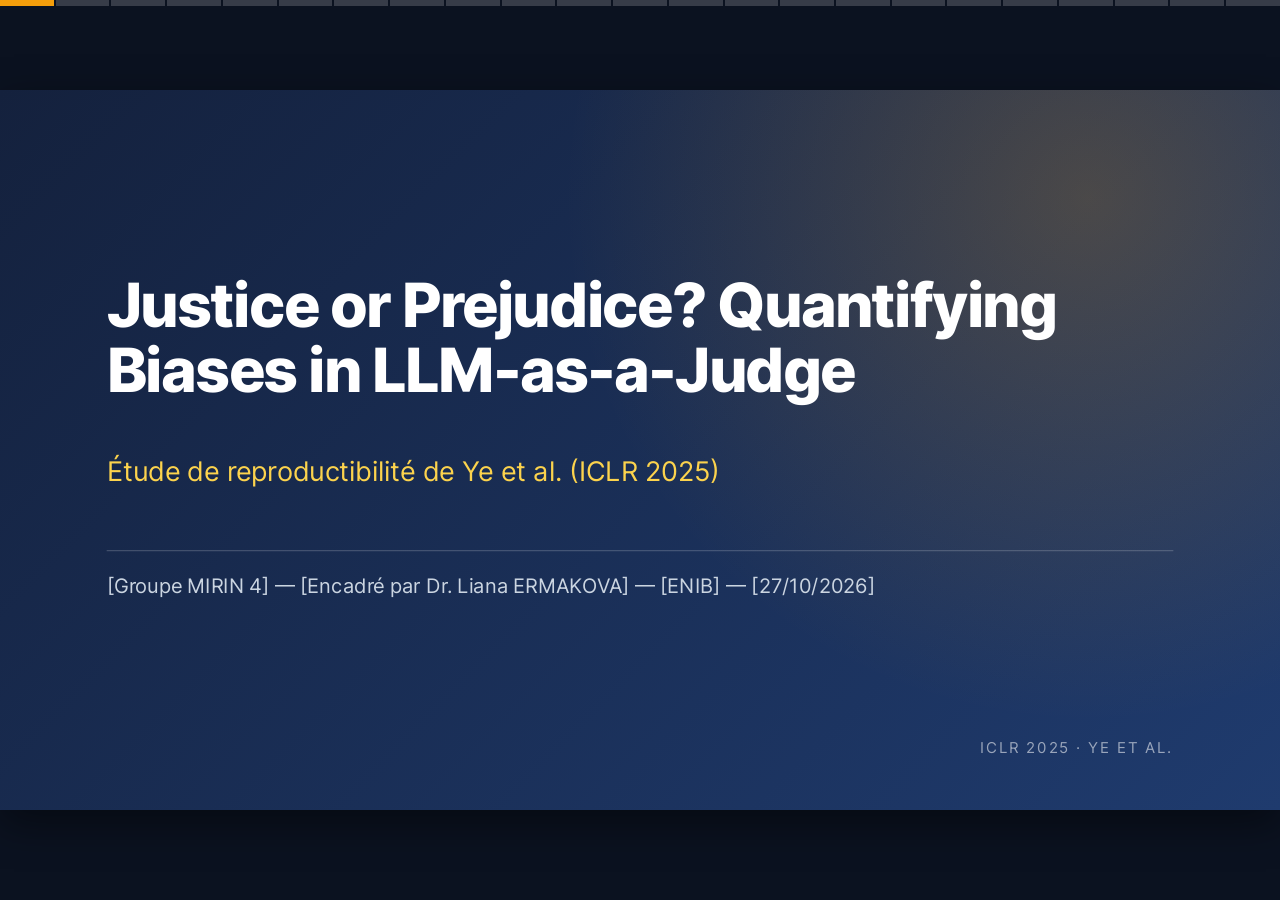
<file: presentation/web/index.html>
<!doctype html>
<html lang="fr">
  <head>
    <meta charset="utf-8">
    <meta name="viewport" content="width=device-width, initial-scale=1">
    <title>Justice or Prejudice? — Reproductibilité</title>
    <link rel="stylesheet" href="css/style.css">
    <script src="vendor/marked.min.js"></script>
    <script src="vendor/mermaid.min.js"></script>
    <script type="module" src="js/main.js"></script>
  </head>
  <body class="audience">
    <div id="progress" aria-label="Progression"></div>
    <main id="viewport">
      <div id="stage"></div>
    </main>
    <div id="controls" aria-label="Commandes">
      <button type="button" data-action="prev" title="Précédente (←)" aria-label="Diapositive précédente">
        <svg viewBox="0 0 24 24"><path d="M15 5l-7 7 7 7"/></svg>
      </button>
      <button type="button" data-action="next" title="Suivante (→)" aria-label="Diapositive suivante">
        <svg viewBox="0 0 24 24"><path d="M9 5l7 7-7 7"/></svg>
      </button>
      <span class="divider"></span>
      <button type="button" data-action="presenter" title="Vue présentateur (P)" aria-label="Ouvrir la vue présentateur">
        <svg viewBox="0 0 24 24"><rect x="3" y="4" width="18" height="12" rx="1.5"/><path d="M8 20h8M12 16v4"/></svg>
      </button>
      <button type="button" data-action="fullscreen" title="Plein écran (F)" aria-label="Plein écran">
        <svg viewBox="0 0 24 24"><path d="M4 9V4h5M20 9V4h-5M4 15v5h5M20 15v5h-5"/></svg>
      </button>
    </div>
    <div id="blackout"></div>
    <div id="status">Chargement de la présentation…</div>
  </body>
</html>
</file>
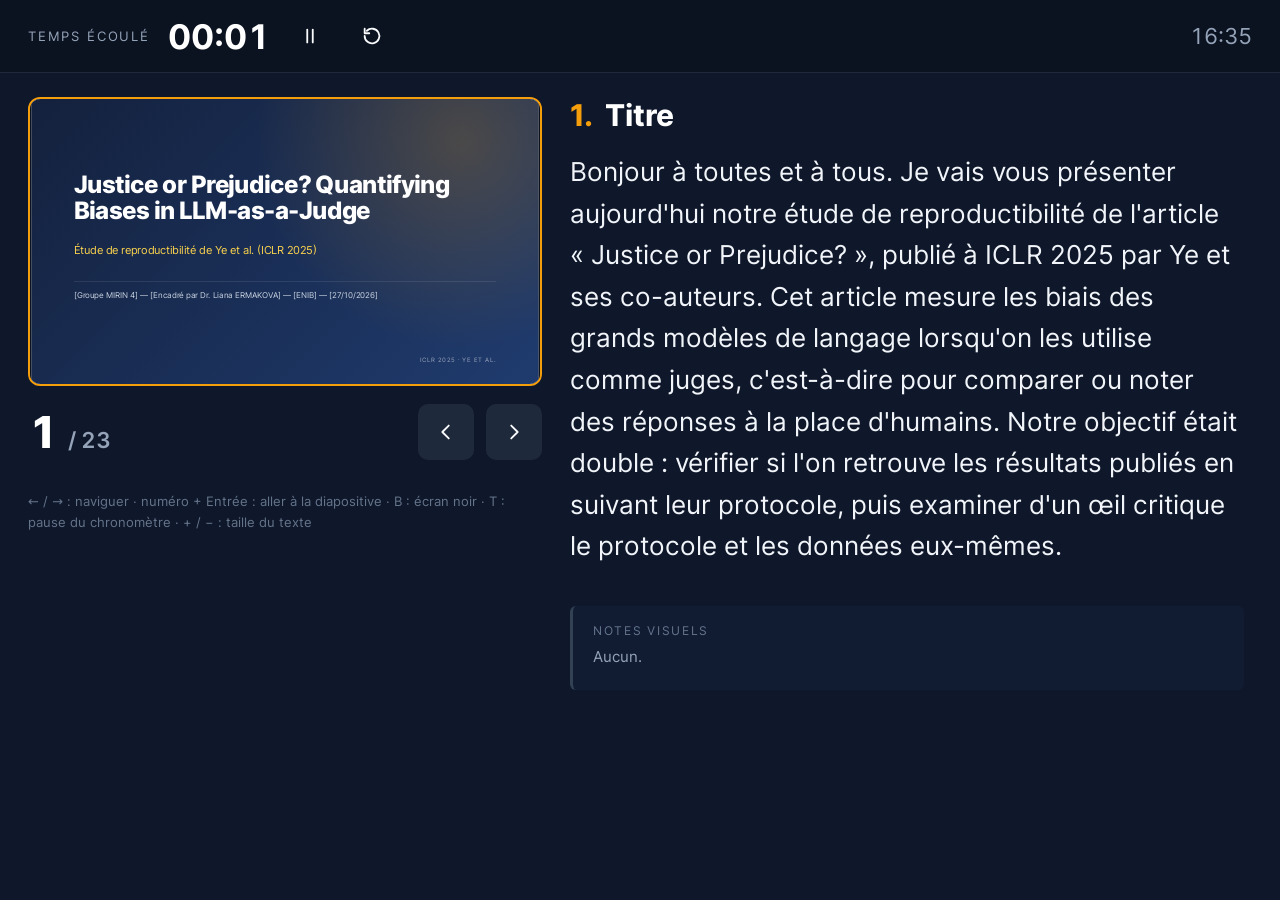
<file: presentation/web/presenter.html>
<!doctype html>
<html lang="fr">
  <head>
    <meta charset="utf-8">
    <meta name="viewport" content="width=device-width, initial-scale=1">
    <title>Vue présentateur</title>
    <link rel="stylesheet" href="css/style.css">
    <script src="vendor/marked.min.js"></script>
    <script type="module" src="js/presenter.js"></script>
  </head>
  <body class="presenter-view">
    <header class="presenter-bar">
      <span class="label">Temps écoulé</span>
      <span class="timer" id="timer">00:00</span>
      <button type="button" class="icon-button" id="timer-toggle" title="Pause / reprise" aria-label="Pause ou reprise du chronomètre">
        <svg viewBox="0 0 24 24"><path d="M9 5v14M15 5v14"/></svg>
      </button>
      <button type="button" class="icon-button" id="timer-reset" title="Remettre à zéro" aria-label="Remettre le chronomètre à zéro">
        <svg viewBox="0 0 24 24"><path d="M4 12a8 8 0 1 0 2.4-5.7M4 4v5h5"/></svg>
      </button>
      <span class="clock" id="clock">--:--</span>
    </header>
    <main class="presenter-main">
      <section class="presenter-left">
        <div class="miniature">
          <iframe id="miniature" title="Diapositive en cours" tabindex="-1"></iframe>
        </div>
        <div class="presenter-nav">
          <span class="counter" id="counter">– <small>/ –</small></span>
          <span class="spacer"></span>
          <button type="button" class="icon-button" id="prev" title="Précédente (←)" aria-label="Diapositive précédente">
            <svg viewBox="0 0 24 24"><path d="M15 5l-7 7 7 7"/></svg>
          </button>
          <button type="button" class="icon-button" id="next" title="Suivante (→)" aria-label="Diapositive suivante">
            <svg viewBox="0 0 24 24"><path d="M9 5l7 7-7 7"/></svg>
          </button>
        </div>
        <p class="presenter-hint">
          ← / → : naviguer · numéro + Entrée : aller à la diapositive · B : écran noir · T : pause du chronomètre ·
          + / − : taille du texte
        </p>
      </section>
      <section class="presenter-right">
        <h1 class="presenter-title" id="title"></h1>
        <div class="speech" id="speech">Chargement…</div>
        <div class="visual-notes" id="notes"></div>
      </section>
    </main>
  </body>
</html>
</file>
<file: presentation/web/css/style.css>
@font-face {
  font-family: "Inter";
  font-style: normal;
  font-display: block;
  font-weight: 100 900;
  src: url("../vendor/fonts/inter-latin-ext-wght-normal.woff2") format("woff2-variations");
  unicode-range: U+0100-02BA, U+02BD-02C5, U+02C7-02CC, U+02CE-02D7, U+02DD-02FF, U+0304, U+0308,
    U+0329, U+1D00-1DBF, U+1E00-1E9F, U+1EF2-1EFF, U+2020, U+20A0-20AB, U+20AD-20C0, U+2113,
    U+2C60-2C7F, U+A720-A7FF;
}

@font-face {
  font-family: "Inter";
  font-style: normal;
  font-display: block;
  font-weight: 100 900;
  src: url("../vendor/fonts/inter-latin-wght-normal.woff2") format("woff2-variations");
  unicode-range: U+0000-00FF, U+0131, U+0152-0153, U+02BB-02BC, U+02C6, U+02DA, U+02DC, U+0304,
    U+0308, U+0329, U+2000-206F, U+20AC, U+2122, U+2191, U+2193, U+2212, U+2215, U+FEFF, U+FFFD;
}

:root {
  --navy: #14213d;
  --navy-2: #1f3b6e;
  --ink: #1e293b;
  --muted: #64748b;
  --line: #e2e8f0;
  --paper: #ffffff;
  --tint: #f4f6fb;
  --accent: #f59e0b;
  --accent-dark: #b45309;
  --letterbox: #0b1220;
  --font: "Inter", system-ui, -apple-system, "Segoe UI", sans-serif;
}

* {
  box-sizing: border-box;
}

html,
body {
  margin: 0;
  height: 100%;
  font-family: var(--font);
  color: var(--ink);
  -webkit-font-smoothing: antialiased;
}

button {
  font: inherit;
}

/* ---------- Audience view ---------- */

body.audience {
  overflow: hidden;
  background: var(--letterbox);
}

#viewport {
  position: fixed;
  inset: 0;
  overflow: hidden;
}

#stage {
  position: absolute;
  top: 0;
  left: 0;
  width: 1920px;
  height: 1080px;
  transform-origin: 0 0;
  background: var(--paper);
  box-shadow: 0 20px 60px rgba(0, 0, 0, 0.45);
}

body.embed #stage {
  box-shadow: none;
}

#status {
  position: fixed;
  inset: 0;
  display: grid;
  place-items: center;
  padding: 40px;
  text-align: center;
  font-size: 20px;
  color: #cbd5e1;
  background: var(--letterbox);
  z-index: 50;
}

#status.error {
  color: #fecaca;
}

/* Progress bar */

#progress {
  position: fixed;
  top: 0;
  left: 0;
  right: 0;
  height: 6px;
  display: flex;
  gap: 2px;
  z-index: 20;
  transition: height 0.15s ease;
}

#progress:hover {
  height: 14px;
}

#progress .segment {
  flex: 1;
  padding: 0;
  border: 0;
  background: rgba(255, 255, 255, 0.18);
  cursor: pointer;
}

#progress .segment.done {
  background: var(--accent);
}

#progress .segment:hover {
  background: #fde68a;
}

body.embed #progress,
body.embed #controls {
  display: none;
}

/* Controls */

#controls {
  position: fixed;
  right: 24px;
  bottom: 24px;
  display: flex;
  align-items: center;
  gap: 6px;
  padding: 6px;
  border-radius: 14px;
  background: rgba(15, 23, 42, 0.78);
  backdrop-filter: blur(6px);
  opacity: 0;
  transform: translateY(8px);
  transition: opacity 0.25s ease, transform 0.25s ease;
  z-index: 20;
  pointer-events: none;
}

body.show-controls #controls,
#controls:hover {
  opacity: 1;
  transform: none;
  pointer-events: auto;
}

#controls button,
.presenter-view .icon-button {
  display: grid;
  place-items: center;
  width: 44px;
  height: 44px;
  padding: 0;
  border: 0;
  border-radius: 10px;
  color: #f8fafc;
  background: transparent;
  cursor: pointer;
}

#controls button:hover,
.presenter-view .icon-button:hover {
  background: rgba(255, 255, 255, 0.14);
}

#controls svg,
.presenter-view .icon-button svg {
  width: 22px;
  height: 22px;
  fill: none;
  stroke: currentColor;
  stroke-width: 2;
  stroke-linecap: round;
  stroke-linejoin: round;
}

#controls .divider {
  width: 1px;
  height: 24px;
  margin: 0 4px;
  background: rgba(255, 255, 255, 0.2);
}

#blackout {
  position: fixed;
  inset: 0;
  background: #000;
  opacity: 0;
  pointer-events: none;
  transition: opacity 0.3s ease;
  z-index: 30;
}

#blackout.on {
  opacity: 1;
  pointer-events: auto;
}

/* ---------- Slides (1920 x 1080 canvas) ---------- */

.slide {
  position: absolute;
  inset: 0;
  display: flex;
  flex-direction: column;
  padding: 72px 110px 96px;
  background: var(--paper);
  opacity: 0;
  visibility: hidden;
  transform: translateX(24px);
  transition: opacity 0.18s ease, transform 0.18s ease, visibility 0s linear 0.18s;
}

.slide.past {
  transform: translateX(-24px);
}

.slide.active {
  opacity: 1;
  visibility: visible;
  transform: none;
  transition: opacity 0.32s ease 0.12s, transform 0.32s ease 0.12s, visibility 0s;
}

.slide::before {
  content: "";
  position: absolute;
  top: 0;
  left: 0;
  width: 18px;
  height: 100%;
  background: linear-gradient(var(--navy), var(--navy-2));
}

.slide-header {
  flex: 0 0 auto;
  margin-bottom: 40px;
}

.slide-kicker {
  display: block;
  margin-bottom: 10px;
  font-size: 20px;
  font-weight: 600;
  letter-spacing: 0.16em;
  text-transform: uppercase;
  color: var(--accent-dark);
}

.slide-title {
  margin: 0;
  font-size: 58px;
  line-height: 1.1;
  font-weight: 750;
  letter-spacing: -0.02em;
  color: var(--navy);
}

.slide-title::after {
  content: "";
  display: block;
  width: 110px;
  height: 6px;
  margin-top: 22px;
  border-radius: 3px;
  background: var(--accent);
}

.slide-body {
  flex: 1 1 auto;
  min-height: 0;
  display: flex;
  gap: 64px;
}

.slide-text {
  min-width: 0;
  min-height: 0;
  overflow: hidden;
  font-size: 28px;
  line-height: 1.4;
}

.layout-two .slide-text {
  flex: 0 0 40%;
}

.layout-two.text-heavy .slide-text {
  flex-basis: 48%;
}

.layout-full .slide-text {
  flex: 1 1 auto;
  font-size: 30px;
}

.slide-visuals {
  flex: 1 1 0;
  min-width: 0;
  min-height: 0;
  overflow: hidden;
  display: flex;
  flex-direction: column;
  justify-content: center;
  gap: 28px;
}

.slide-footer {
  position: absolute;
  left: 110px;
  right: 110px;
  bottom: 34px;
  display: flex;
  justify-content: space-between;
  font-size: 18px;
  color: var(--muted);
}

.slide-count {
  font-weight: 600;
  font-variant-numeric: tabular-nums;
  color: var(--navy);
}

/* Text content */

.slide-text > :first-child {
  margin-top: 0;
}

.slide-text p {
  margin: 0 0 0.6em;
}

.slide-text strong {
  font-weight: 700;
  color: var(--navy);
}

.slide-text ul,
.slide-text ol {
  margin: 0 0 0.5em;
  padding-left: 1.1em;
}

.slide-text li {
  margin: 0.28em 0;
  padding-left: 0.2em;
}

.slide-text ul > li::marker {
  color: var(--accent);
  font-size: 1.1em;
}

.slide-text ol > li::marker {
  color: var(--accent-dark);
  font-weight: 700;
}

.slide-text li li {
  font-size: 0.86em;
  margin: 0.15em 0;
}

/* Definition block: a Markdown quote at the top of a bias slide. */
.slide-text blockquote {
  margin: 0 0 0.7em;
  padding: 0.55em 0.8em;
  border-left: 6px solid var(--accent);
  border-radius: 10px;
  font-size: 0.92em;
  background: #fff7e6;
}

.slide-text blockquote p {
  margin: 0 0 0.35em;
}

.slide-text blockquote p:last-child {
  margin-bottom: 0;
}

.slide-text blockquote code {
  font-family: "Cascadia Code", Consolas, monospace;
  font-size: 0.88em;
  color: #7c2d12;
  background: #ffedd5;
}

/* Research questions: a lone ordered list on a full-width slide becomes cards. */
.layout-full .slide-text > ol:only-child {
  display: grid;
  grid-template-columns: 1fr 1fr;
  gap: 32px;
  margin: 0;
  padding: 0;
  list-style: none;
  counter-reset: card;
}

.layout-full .slide-text > ol:only-child > li {
  position: relative;
  margin: 0;
  padding: 1.1em 1.1em 1.1em 3.4em;
  border-radius: 18px;
  font-size: 1.05em;
  line-height: 1.38;
  background: var(--tint);
  counter-increment: card;
}

.layout-full .slide-text > ol:only-child > li::before {
  content: counter(card);
  position: absolute;
  left: 0.8em;
  top: 0.85em;
  display: grid;
  place-items: center;
  width: 1.8em;
  height: 1.8em;
  border-radius: 50%;
  font-weight: 800;
  color: #fff;
  background: var(--navy);
}

.layout-full .slide-text > ol:only-child > li strong {
  display: block;
  margin-bottom: 0.2em;
  font-size: 1.1em;
}

/* "Reproduit ?" verdict cells. */
.slide td.verdict-yes strong {
  color: #15803d;
}

.slide td.verdict-partial strong {
  color: #b45309;
}

.slide td.verdict-no strong {
  color: #b91c1c;
}

.slide td.verdict-na strong {
  color: #64748b;
}

.slide-text code,
.visual-table code {
  padding: 0.08em 0.32em;
  border-radius: 6px;
  font-family: "Cascadia Code", Consolas, monospace;
  font-size: 0.82em;
  color: var(--navy-2);
  background: var(--tint);
}

/* Tables (text and visuals) */

.slide table {
  width: 100%;
  border-collapse: collapse;
  font-size: 0.78em;
  line-height: 1.3;
  font-variant-numeric: tabular-nums;
}

.visual-table table {
  font-size: 1em;
}

.slide th {
  padding: 0.5em 0.7em;
  text-align: left;
  font-weight: 650;
  color: #fff;
  background: var(--navy);
}

.slide th:first-child {
  border-top-left-radius: 10px;
}

.slide th:last-child {
  border-top-right-radius: 10px;
}

.slide td {
  padding: 0.45em 0.7em;
  vertical-align: top;
  border-bottom: 1px solid var(--line);
}

.slide tbody tr:nth-child(even) td {
  background: var(--tint);
}

/* Visuals */

.visual {
  margin: 0;
  min-height: 0;
  min-width: 0;
}

.visual-image {
  flex: 1 1 0;
  display: flex;
  align-items: center;
  justify-content: center;
}

.visual-image img {
  width: 100%;
  height: 100%;
  object-fit: contain;
}

.visual-table {
  flex: 0 0 auto;
  font-size: 24px;
}

.only-tables .visual-table {
  font-size: 28px;
}

.visual-mermaid {
  flex: 1 1 0;
  display: flex;
  align-items: center;
  justify-content: center;
  padding: 24px;
  border-radius: 18px;
  background: var(--tint);
}

.visual-mermaid svg {
  width: 100%;
  height: 100%;
  max-width: 100% !important;
}

/* Title slide */

.slide.layout-title {
  justify-content: center;
  padding: 120px 160px;
  color: #e2e8f0;
  background:
    radial-gradient(circle at 85% 15%, rgba(245, 158, 11, 0.22), transparent 42%),
    linear-gradient(135deg, var(--navy) 0%, var(--navy-2) 100%);
}

.slide.layout-title::before {
  width: 0;
}

.title-block p {
  margin: 0 0 40px;
  font-size: 40px;
  line-height: 1.35;
  color: #fcd34d;
}

.title-block p:first-child strong {
  display: block;
  margin-bottom: 24px;
  font-size: 92px;
  line-height: 1.05;
  font-weight: 800;
  letter-spacing: -0.03em;
  color: #fff;
}

.title-block p:last-child {
  margin-top: 90px;
  padding-top: 32px;
  border-top: 2px solid rgba(255, 255, 255, 0.18);
  font-size: 30px;
  color: #cbd5e1;
}

.title-meta {
  position: absolute;
  right: 160px;
  bottom: 80px;
  font-size: 22px;
  letter-spacing: 0.14em;
  text-transform: uppercase;
  color: rgba(255, 255, 255, 0.55);
}

/* ---------- Presenter view ---------- */

body.presenter-view {
  display: grid;
  grid-template-rows: auto 1fr;
  height: 100vh;
  overflow: hidden;
  color: #e2e8f0;
  background: #0f172a;
}

.presenter-bar {
  display: flex;
  align-items: center;
  gap: 18px;
  padding: 14px 28px;
  border-bottom: 1px solid #1e293b;
  background: #0b1220;
}

.presenter-bar .label {
  font-size: 13px;
  letter-spacing: 0.14em;
  text-transform: uppercase;
  color: #94a3b8;
}

.timer {
  font-size: 34px;
  font-weight: 700;
  font-variant-numeric: tabular-nums;
  color: #fff;
}

.timer.paused {
  color: var(--accent);
}

.clock {
  margin-left: auto;
  font-size: 22px;
  font-variant-numeric: tabular-nums;
  color: #94a3b8;
}

.presenter-main {
  display: grid;
  grid-template-columns: minmax(380px, 42%) 1fr;
  gap: 28px;
  min-height: 0;
  padding: 24px 28px;
}

.presenter-left {
  display: flex;
  flex-direction: column;
  gap: 18px;
  min-height: 0;
}

.miniature {
  position: relative;
  width: 100%;
  aspect-ratio: 16 / 9;
  overflow: hidden;
  border-radius: 12px;
  border: 2px solid var(--accent);
  background: var(--letterbox);
}

.miniature iframe {
  width: 100%;
  height: 100%;
  border: 0;
  pointer-events: none;
}

.presenter-nav {
  display: flex;
  align-items: center;
  gap: 12px;
}

.presenter-nav .counter {
  font-size: 44px;
  font-weight: 800;
  font-variant-numeric: tabular-nums;
  color: #fff;
}

.presenter-nav .counter small {
  font-size: 0.5em;
  font-weight: 600;
  color: #94a3b8;
}

.presenter-nav .spacer {
  flex: 1;
}

.presenter-nav .icon-button {
  width: 56px;
  height: 56px;
  background: #1e293b;
}

.presenter-hint {
  font-size: 13px;
  line-height: 1.6;
  color: #64748b;
}

.presenter-right {
  display: flex;
  flex-direction: column;
  min-height: 0;
  overflow-y: auto;
  padding-right: 8px;
}

.presenter-title {
  margin: 0 0 18px;
  font-size: 30px;
  font-weight: 750;
  color: #fff;
}

.presenter-title span {
  margin-right: 12px;
  color: var(--accent);
}

.speech {
  font-size: 26px;
  line-height: 1.6;
  color: #f1f5f9;
}

.speech p {
  margin: 0 0 0.8em;
}

.visual-notes {
  margin-top: 18px;
  padding: 16px 20px;
  border-left: 3px solid #334155;
  border-radius: 6px;
  font-size: 15px;
  line-height: 1.5;
  color: #94a3b8;
  background: #111c33;
}

.visual-notes:empty {
  display: none;
}

.visual-notes::before {
  content: "Notes visuels";
  display: block;
  margin-bottom: 6px;
  font-size: 12px;
  letter-spacing: 0.14em;
  text-transform: uppercase;
  color: #64748b;
}

.visual-notes p,
.visual-notes ul {
  margin: 0 0 0.4em;
}

.visual-notes code {
  color: #cbd5e1;
}
</file>
